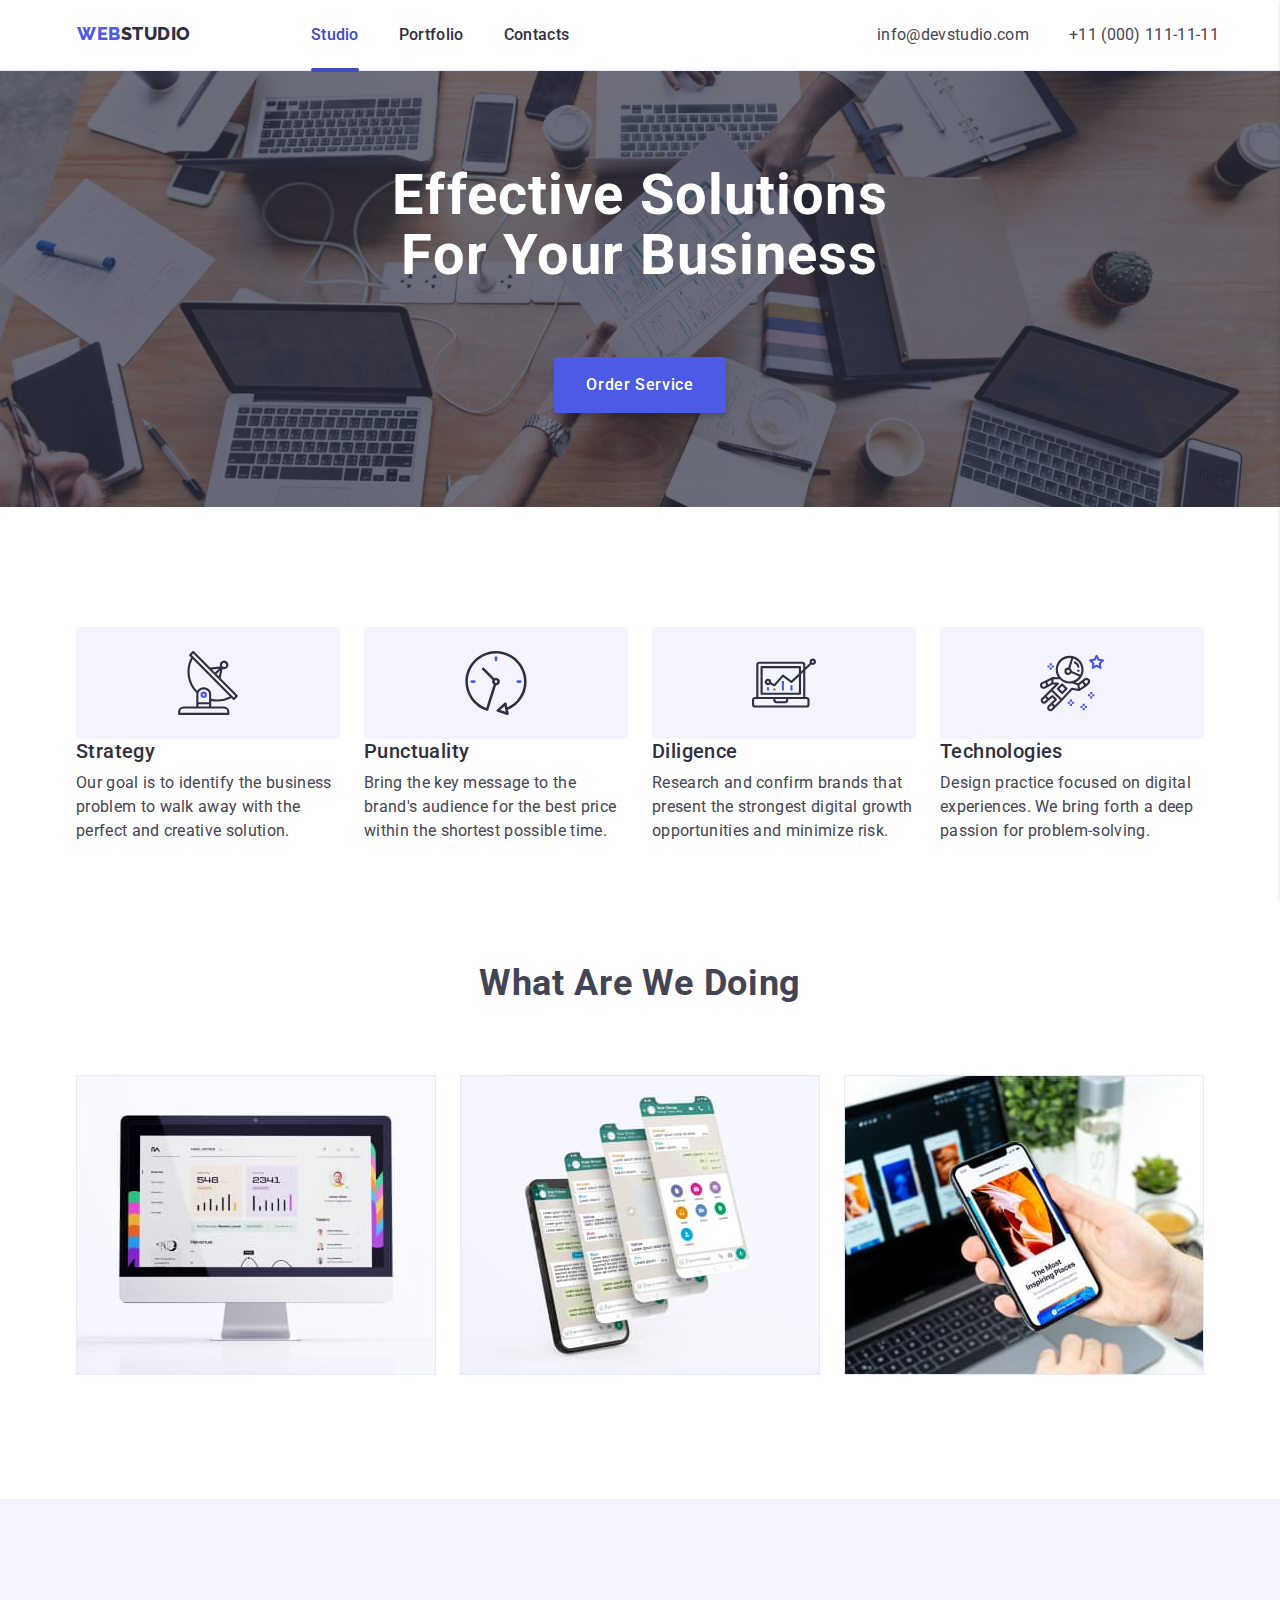
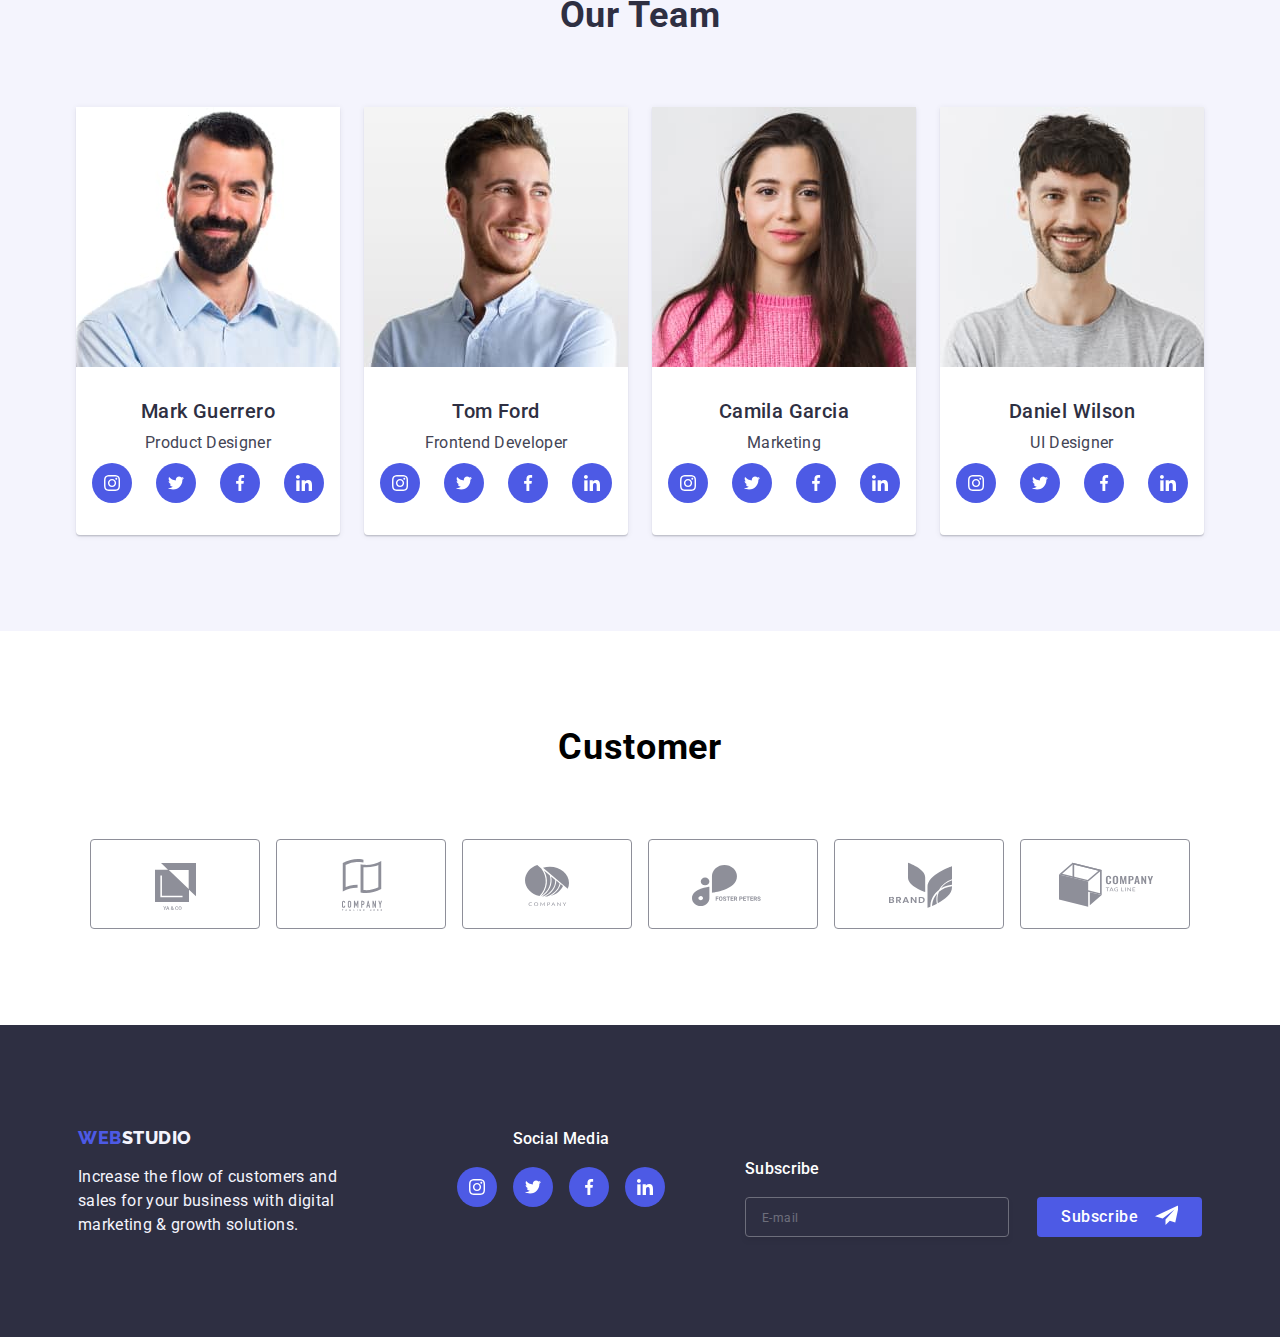
<file: index.html>
<!DOCTYPE html>
<html lang="en">
	<head>
    <title>Judielyn GO-IT-Markup Homework 7</title>
		<meta name="description" content="Judielyn GO-IT-Markup Homework 7">
		<meta charset="utf-8">
		<meta name="viewport" content="width=device-width, initial-scale=1.0">
		<link rel="stylesheet" href="css/styles.css">
		<link rel="preconnect" href="https://fonts.googleapis.com">
		<link rel="preconnect" href="https://fonts.gstatic.com" crossorigin>
		<link href="https://fonts.googleapis.com/css2?family=Raleway:wght@800&family=Roboto:wght@400;500;700&display=swap" rel="stylesheet">
		<link rel="stylesheet" href="https://cdnjs.cloudflare.com/ajax/libs/modern-normalize/2.0.0/modern-normalize.min.css" 
				integrity="sha512-4xo8blKMVCiXpTaLzQSLSw3KFOVPWhm/TRtuPVc4WG6kUgjH6J03IBuG7JZPkcWMxJ5huwaBpOpnwYElP/m6wg==" 
				crossorigin="anonymous" referrerpolicy="no-referrer">
	</head>
	<body>
		<header class="header">
			<div class="container main-header-container">
				<nav class="nav">
							<a href="index.html" class="logo">
								<span class="nav-logo">
									<span class="web">WEB</span><span class="studio">STUDIO</span>
								</span>
							</a>
					<ul class="nav-list list">
						<li class="nav-list-item">
							<a class="nav-list-item-link active" href="index.html" >Studio</a>
						</li>
						<li class="nav-list-item">
							<a class="nav-list-item-link" href="portfolio.html" >Portfolio</a>
						</li>
						<li class="nav-list-item">
							<a class="nav-list-item-link" href="goit-markup-hw-07/" >Contacts</a>
						</li>
					</ul>
				</nav>
				<button type="button" class="menu-toggle js-open-menu" aria-expanded="false" aria-controls="mobile-menu">
                    <svg width="24" height="24">
                        <use href="./icon.svg#menu"></use>
                    </svg>
                </button>
				<address class="address">
					<ul class="address-list list">
						<li class="address-list-item">
							<a class="address-list-item-link" href="mailto:info@devstudio.com" >info@devstudio.com</a>
						</li>
						<li class="address-list-item">
							<a class="address-list-item-link" href="tel:+11(000)111-11-11" >+11 (000) 111-11-11</a>
						</li>
					</ul>
				</address>
			</div>
		</header>
		<!--main section-->
		<main>
			<section class="hero">
				<div class="container hero-container">
					<h1 class="hero-heading"> Effective Solutions <br>
					for Your Business </h1>
					<button class="hero-cta" type="button" data-modal-open> Order Service</button>
				</div>
			</section>
			<!--feature-->
			<section class="feature">
				<div class= "container feature-container">
					<h2 hidden class="feature-header-text">Features</h2>
					<ul class="feature-list list">
						<li class="feature-list-item-container">
							<svg width="64" height="64" class="icon icon-feature" >
								<use href="./icon.svg#antenna"></use>
							</svg>
							<h3 class="feature-text">Strategy</h3>
							<p class="sub-feature-text"> Our goal is to identify the business problem to walk away with the perfect and creative solution. </p>
						</li>
						<li class="feature-list-item">
							<svg width="64" height="64" class="icon icon-feature">
								<use href="./icon.svg#clock"></use>
							</svg>
							<h3 class="feature-text">Punctuality</h3>
							<p class="sub-feature-text">Bring the key message to the brand's audience for the best price within the shortest possible time. </p>
						</li>
							<li class="feature-list-item">
								<svg width="64" height="64" class="icon icon-feature">
									<use href="./icon.svg#diagram"></use>
								</svg>
							<h3 class="feature-text">Diligence</h3>
							<p class="sub-feature-text">Research and confirm brands that present the strongest digital growth opportunities and minimize risk. </p>
						</li>
						<li class="feature-list-item">
							<svg width="64" height="64" class="icon icon-feature" >
								<use href="./icon.svg#astronaut"></use>
							</svg>
							<h3 class="feature-text">Technologies</h3>
							<p class="sub-feature-text">Design practice focused on digital experiences. We bring forth a deep passion for problem-solving.
							</p>
						</li>
					</ul>
				</div>
			</section>
			<!--section feature of product-->
			<section class="product">
				<div class="container product-container">
					<h2 class="product-header-text">What Are We Doing</h2>
					<ul class="product-list list">
						<li class="product-list-item">
							<img class="product-image1" src="images/feature1.jpg" alt="product 1">
						</li>
						<li class="product-list-item">
							<img class= "product-image2" src="images/feature2.jpg" alt="product 2">
						</li>
						<li class="product-list-item">
							<img class="product-image3" src="images/feature3.jpg" alt="product 3">
						</li>
					</ul>
				</div>
			</section>
			<!--section team-->
			<section class="team">
				<div class="container team-container">
					<h2 class="team-header-text-title">Our Team</h2>
					<ul class="team-list list">
						<li class="team-list-item">
							<img class="team-image1" src="images/team-image1.jpg" alt="Team Product Designer">
							<div class="team-item-details">
								<h3 class="team-header-name">Mark Guerrero</h3>
									<p class="team-item-position">Product Designer</p>
									<ul class="icon-team">
										<li class="team-social-media-icon">
										<a href="#" class="team-social-media-icon-link">
											<svg width="16" height="16">
												<use href="./icon.svg#instagram"></use>
											</svg>
										</a>
										</li>
										<li class="team-social-media-icon">
										<a href="#" class="team-social-media-icon-link">
											<svg width="16" height="16">
												<use href="./icon.svg#twitter"></use>
											</svg>
										</a>
										</li>
										<li class="team-social-media-icon">
										<a href="#" class="team-social-media-icon-link">
											<svg width="16" height="16">
												<use href="./icon.svg#facebook"></use>
											</svg>
										</a>
										</li>
										<li class="team-social-media-icon">
										<a href="#" class="team-social-media-icon-link">
											<svg width="16" height="16">
												<use href="./icon.svg#linkedin"></use>
											</svg>
										</a>
										</li>
									</ul>
						<li class="team-list-item">
							<img src="images/team-image2.jpg" alt="Team Frontend Developer">
							<div class="team-item-details">
								<h3 class="team-header-name">Tom Ford</h3>
								<p class="team-item-position">Frontend Developer</p>
								<ul class="icon-team">
									<li class="team-social-media-icon">
									<a href="#" class="team-social-media-icon-link">
										<svg width="16" height="16">
											<use href="./icon.svg#instagram"></use>
										</svg>
									</a>
									</li>
									<li class="team-social-media-icon">
									<a href="#" class="team-social-media-icon-link">
										<svg width="16" height="16">
											<use href="./icon.svg#twitter"></use>
										</svg>
									</a>
									</li>
									<li class="team-social-media-icon">
									<a href="#" class="team-social-media-icon-link">
										<svg width="16" height="16">
											<use href="./icon.svg#facebook"></use>
										</svg>
									</a>
									</li>
									<li class="team-social-media-icon">
									<a href="#" class="team-social-media-icon-link">
										<svg width="16" height="16">
											<use href="./icon.svg#linkedin"></use>
										</svg>
									</a>
									</li>
								</ul>
							</div>
						</li>
						<li class="team-list-item">
							<img src="images/team-image3.jpg" alt="Team Marketing">
							<div class="team-item-details">
								<h3 class="team-header-name">Camila Garcia</h3>
									<p class="team-item-position">Marketing</p>
									<ul class="icon-team">
										<li class="team-social-media-icon">
										<a href="#" class="team-social-media-icon-link">
											<svg width="16" height="16">
												<use href="./icon.svg#instagram"></use>
											</svg>
										</a>
										</li>
										<li class="team-social-media-icon">
										<a href="#" class="team-social-media-icon-link">
											<svg width="16" height="16">
												<use href="./icon.svg#twitter"></use>
											</svg>
										</a>
										</li>
										<li class="team-social-media-icon">
										<a href="#" class="team-social-media-icon-link">
											<svg width="16" height="16">
												<use href="./icon.svg#facebook"></use>
											</svg>
										</a>
										</li>
										<li class="team-social-media-icon">
										<a href="#" class="team-social-media-icon-link">
											<svg width="16" height="16">
												<use href="./icon.svg#linkedin"></use>
											</svg>
										</a>
										</li>
									</ul>
							</div>
						</li>
						<li class="team-list-item">
							<img src="images/team-image4.jpg" alt="Team UI Designer">
							<div class="team-item-details">
								<h3 class="team-header-name">Daniel Wilson</h3>
									<p class="team-item-position">UI Designer</p>
									<ul class="icon-team">
										<li class="team-social-media-icon">
										<a href="#" class="team-social-media-icon-link">
											<svg width="16" height="16">
												<use href="./icon.svg#instagram"></use>
											</svg>
										</a>
										</li>
										<li class="team-social-media-icon">
										<a href="#" class="team-social-media-icon-link">
											<svg width="16" height="16">
												<use href="./icon.svg#twitter"></use>
											</svg>
										</a>
										</li>
										<li class="team-social-media-icon">
										<a href="#" class="team-social-media-icon-link">
											<svg width="16" height="16">
												<use href="./icon.svg#facebook"></use>
											</svg>
										</a>
										</li>
										<li class="team-social-media-icon">
										<a href="#" class="team-social-media-icon-link">
											<svg width="16" height="16">
												<use href="./icon.svg#linkedin"></use>
											</svg>
										</a>
										</li>
									</ul>
							</div>
						</li>
					</ul>
				</div>
			</section>
			<!-- customer  section -->
			<section class="customer">
				<div class="container customer-container">
					<h2 class="customer-header-title"> Customer </h2>
					<ul class="customer-list list">
						<li class="customer-list-item">
							<a href="#" class="customer-list-icon-link">
								<svg class="customer-icon" width="168" height="88">
									<use href="./icon.svg#client1"></use>
								</svg>
							</a>
						</li>
						<li class="customer-list-item">
							<a href="#" class="customer-list-icon-link">
								<svg class="customer-icon" width="168" height="88">
									<use href="./icon.svg#client2"></use>
								</svg>
							</a>
						</li>
						<li class="customer-list-item">
							<a href="#" class="customer-list-icon-link">
								<svg class="customer-icon" width="168" height="88">
									<use href="./icon.svg#client3"></use>
								</svg>
							</a>
						</li>
						<li class="customer-list-item">
							<a href="#" class="customer-list-icon-link">
								<svg class="customer-icon" width="168" height="88">
									<use href="./icon.svg#client4"></use>
								</svg>
							</a>
						</li>
						<li class="customer-list-item">
							<a href="#" class="customer-list-icon-link">
								<svg class="customer-icon" width="168" height="88">
									<use href="./icon.svg#client5"></use>
								</svg>
							</a>
						</li>
						<li class="customer-list-item">
							<a href="#" class="customer-list-icon-link">
							<svg class="customer-icon" width="168" height="88">
								<use href="./icon.svg#client6"></use>
							</svg>
							</a>
						</li>
					</ul>
				</div>
			</section>
		</main>	
		<!--footer section-->
		<footer class="footer">
			<div class="container footer-container">
					<div class="footer-details">
						<a href="index.html"></a>
						<span class="span-web">WEB</span><span class="span-studio">STUDIO</span>
						</a>
						<p class="footer-text">
							Increase the flow of customers and <br>
							sales for your business with digital <br>
							marketing & growth solutions.
						</p>
					</div>
					<div class="footer-social-links">
						<h2 class="social-media"> Social Media </h2>
						<ul class="footer-social-media-list list ">
							<li class="footer-social-media-item">
								<a href="#" class="footer-social-media-icon-link">
									<svg class="footer-social-icon" width="24" height="24">
										<use href="./icon.svg#instagram"></use>
									</svg>
								</a>
							</li>
							<li class="footer-social-media-icon">
								<a href="#" class="footer-social-media-icon-link">
									<svg  class="footer-social-icon"width="24" height="24">
										<use href="./icon.svg#twitter"></use>
									</svg>
								</a>
								</li>
								<li class="footer-social-media-icon">
								<a href="#" class="footer-social-media-icon-link">
									<svg class="footer-social-icon" width="24" height="24">
										<use href="./icon.svg#facebook"></use>
									</svg>
								</a>
								</li>
								<li class="footer-social-media-icon">
								<a href="#" class="footer-social-media-icon-link">
									<svg class="footer-social-icon" width="24" height="24">
										<use href="./icon.svg#linkedin"></use>
								</svg>
							</a>
						</li>
					</ul>
				</div>
				<!-- subscribe button -->
				<div class="footer-subscribe">
					<p class="subscriber-text"> Subscribe </p>
						<form class="subscriber-form">
							<div class="subscriber-field">
								<label class="footer-form-field">
									<input class="footer-form-input" type="email" name="user-email" placeholder="E-mail" required>
								</label>
								<button class="button button-subscriber" type="submit"> 
									<span> Subscribe </span>
									<svg width="24" height="24" class="subscriber-icon">
										<use href="./icon.svg#paper-plane"></use>
									</svg>
								</button>
							</div>
						</form>
					</div>
				</div>
			</div>
		</footer>
		
		<div class="menu-container js-menu-container" id="mobile-menu">
        <button class="menu-toggle js-close-menu">
            <svg class= width="24" height="24">
                <use href="./icon.svg#icon-close"></use>
            </svg>
        </button>

        <ul class="mobile-menu">
            <li class="nav-list-item">
                <a class="active" href="index.html">Studio</a>
            </li>
            <li class="nav-list-item">
				<a href="portfolio.html" >Portfolio</a>
            </li>
            <li class="nav-list-item">
                <a href="goit-markup-hw-07/" >Contacts</a>
            </li>
        </ul>

        <div class="menu-footer">
            <address class="address">
                <a href="tel:+11 (000) 111-11-11">+11 (000) 111-11-11</a>
                <a href="mailto:info@devstudio.com">info@devstudio.com</a>
            </address>

            <ul class="footer-social-media-list list">
                <li class= "footer-social-media-icon">
                    <a href="#" class="footer-social-media-icon-link" >
                        <svg width="16" height="16">
                            <use href="./icon.svg#instagram"></use>
                        </svg>
                    </a>
                </li>
                <li class= "footer-social-media-icon" >
                    <a href="#" class="footer-social-media-icon-link" >
                        <svg width="16" height="16">
                            <use href="./icon.svg#twitter"></use>
                        </svg>
                    </a>
                </li>
                <li class= "footer-social-media-icon" >
                    <a href="#" class="footer-social-media-icon-link">
                        <svg width="16" height="16">
                            <use href="./icon.svg#facebook"></use>
                        </svg>
                    </a>
                </li>
                <li class= "footer-social-media-icon" >
                    <a href="#"  class="footer-social-media-icon-link">
                        <svg width="16" height="16">
                            <use href="./icon.svg#linkedin"></use>
                        </svg>
                    </a>
                </li>
            </ul>
        </div>
    </div>
		<!-- modal -->
		<div class="modal is-hidden" data-modal>
			<div class="modal-content">
				<button type="button" class="modal-close" data-modal-close>
					<svg class="modal-close-icon" width="8" height="8">
					<use href="./icon.svg#icon-close"></use>
					</svg>
				</button>
					<h2 class="user-contact-heading"> Leave your contacts and we will call you back </h2>
					<!-- name -->
					<form class="user-contact">
						<label class="user-contact-field">
							<span class="user-contact-label">Name</span>
						<input class="user-contact-input" type="text" name="full_name" required >
						<svg class="user-contact-field-icon" width="18" height="18" >
							<use href="./icon.svg#icon-name"></use>
						</svg>
					</label>
						<!-- phone -->
						<label class="user-contact-field">
							<span class="user-contact-label">Phone</span>
							<input class="user-contact-input" type="tel" name="user-phone" required />
							<svg class="user-contact-field-icon" width="18" height="24" >
								<use href="./icon.svg#icon-phone"> </use>
							</svg>
						</label>
					<!-- email -->
					<label class="user-contact-field">
					<span class="user-contact-label">Email</span>
					<input class="user-contact-input" type="email" name="user-email" required>
					<svg class="user-contact-field-icon">
						<use href="./icon.svg#icon-email"></use>
					</svg>
					</label>
					<!-- comment -->
					<label class="user-contact-field user-contact-comment">
						<span class="user-contact-label">Comment</span>
						<textarea
							class="user-contact-textarea" 
							name="user-feedback" 
							rows="8" 
							placeholder="Text input"
						></textarea>
					</label>
					<!-- terms and policy -->
					<label class="user-contact-field user-contact-checkbox">
						<input 
							class="user-contact-input-checkbox visually-hidden" 
							type="checkbox"
							name="user-terms" 
						/>
						<svg class="user-contact-field-checkmark visually">
							<use href="./icon.svg#icon-checkbox"></use>
						</svg>
						<span class="form-text">I accept the terms and conditions of the
							<a class="form-terms">Privacy Policy</a></span>
						</label>
						<!-- form button -->
						<button class="button user-contact-submit" type="submit">Send</button>
					</form>
			</div>
			</div>
		</div>
<!-- 
		    <!-- AOS SCRIPTS -->
			<!-- <script src="https://unpkg.com/aos@2.3.1/dist/aos.js"></script> -->

			<!-- INITIALIZE AOS -->
			<!-- <script>
			  AOS.init();
			</script>








		<!-- MODAL SCRIPT -->
		<script src="./js/modal.js"></script> 
		<script src="./js/mobile-menu.js"></script>

	</body>
</html>
</file>
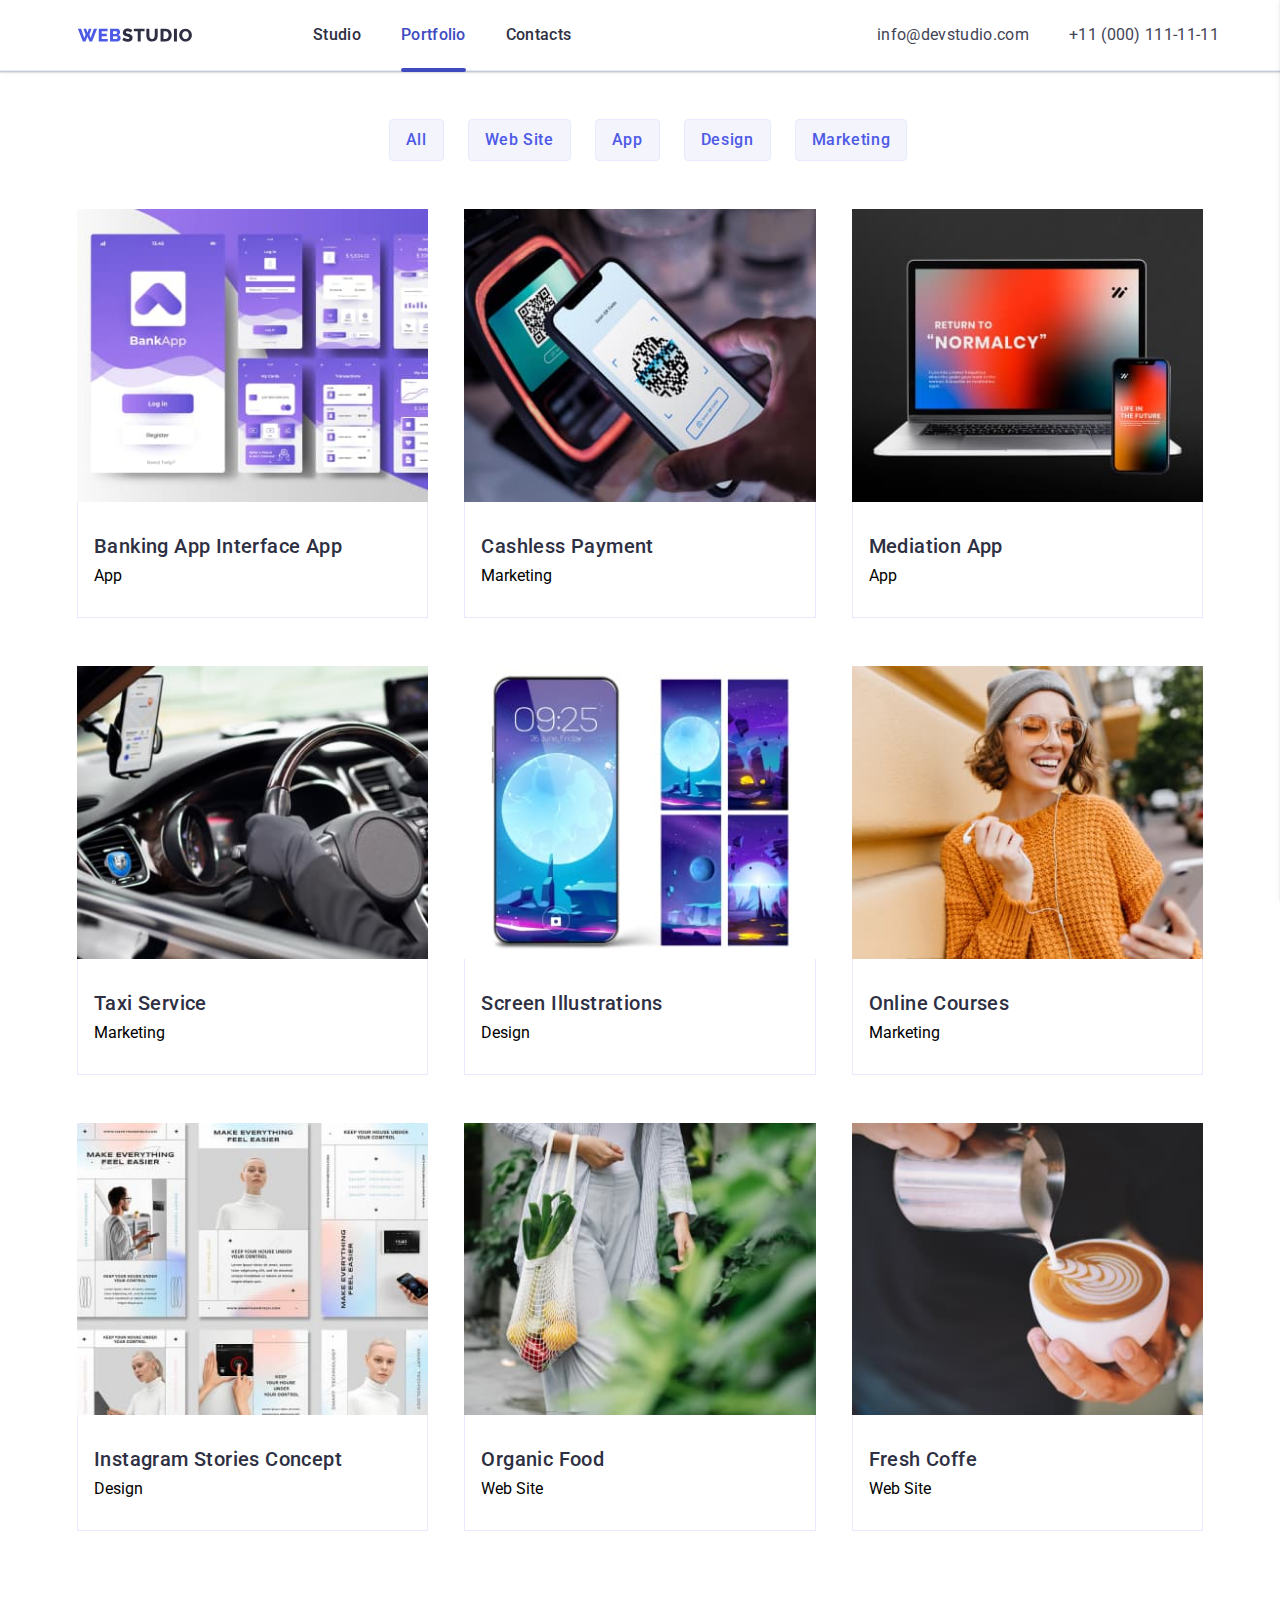
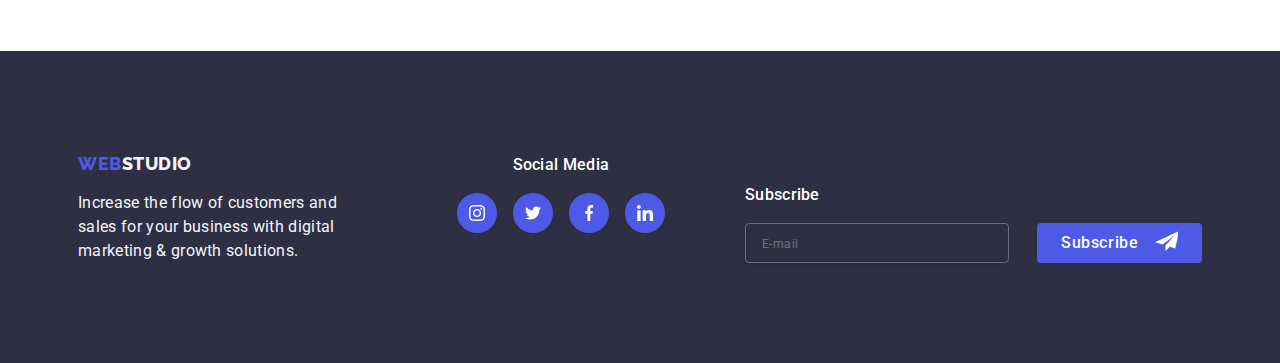
<file: portfolio.html>
<!DOCTYPE html>
<html lang="en">
	<head>
    <title>Judielyn GO-IT-Markup Homework 7 </title>
		<meta name="description" content="Judielyn GO-IT-Markup Homework 7">
		<meta charset="utf-8">
        <meta name="viewport" content="width=device-width, initial-scale=1.0">
        <link rel="stylesheet" href="css/styles.css">
        <link rel="preconnect" href="https://fonts.googleapis.com">
        <link rel="preconnect" href="https://fonts.gstatic.com" crossorigin>
        <link href="https://fonts.googleapis.com/css2?family=Raleway:wght@800&family=Roboto:wght@400;500;700&display=swap" rel="stylesheet">
        <link rel="stylesheet" href="https://cdnjs.cloudflare.com/ajax/libs/modern-normalize/2.0.0/modern-normalize.min.css" 
				integrity="sha512-4xo8blKMVCiXpTaLzQSLSw3KFOVPWhm/TRtuPVc4WG6kUgjH6J03IBuG7JZPkcWMxJ5huwaBpOpnwYElP/m6wg==" 
				crossorigin="anonymous" referrerpolicy="no-referrer">
    </head>
	<body>
		<header class="header">
            <div class="container main-header-container">
                <nav class="nav">
                    <a href="portfolio.html">
                        <img class="nav-logo" src="images/logo.svg" alt="Logo">
                    </a>
                    <ul class="nav-list list">
                        <li class="nav-list-item">
                            <a class="nav-list-item-link" href="index.html" >Studio</a>
                        </li>
                        <li class="nav-list-item">
                            <a class="nav-list-item-link active" href="portfolio.html" >Portfolio</a>
                        </li>
                        <li class="nav-list-item">
                            <a class="nav-list-item-link" href="goit-markup-hw-07/" >Contacts</a>
                    </li>
                </ul>
            </nav>
            <button type="button" class="menu-toggle js-open-menu" aria-expanded="false" aria-controls="mobile-menu">
                <svg width="24" height="24">
                    <use href="./icon.svg#menu"></use>
                </svg>
            </button>
                <address class="address">
                    <ul class="address-list list">
                        <li class="address-list-item">
                            <a class="address-list-item-link" href="mailto:info@devstudio.com" >info@devstudio.com</a>
                        </li>
                        <li class="address-list-item">
                            <a class="address-list-item-link" href="tel:+11(000)111-11-11" >+11 (000) 111-11-11</a>
                        </li>
                    </ul>
                </address>
            </div>
		</header>
		<!--main section-->
		<main>
            <!--Filters-->
            <section class="section portfolio">
                <div class="container portfolio-container">
                    <h2 class="section-portfolio-header-text" hidden>"Portfolio Filter"</h2>
                    <ul class="portfolio-projects-list list">
                        <li class="portfolio-list-item"><button class="portfolio-item-button" type="button" >All</button></li>
                        <li class="portfolio-list-item"><button class="portfolio-item-button" type="button" >Web Site</button></li>
                        <li class="portfolio-list-item"><button class="portfolio-item-button" type="button" >App</button></li>
                        <li class="portfolio-list-item"><button class="portfolio-item-button" type="button" >Design</button></li>
                        <li class="portfolio-list-item"><button class="portfolio-item-button" type="button" >Marketing</button></li>
                    </ul>
                </div>
            </section>
            <!--Section rows project1  cards-->
            <section class="section project">
                <div class="container project-container">
                    <h2 class="section-project1-header-text" hidden>Project1 Lists</h2>
                    <ul class = "section-projects-list list">
                        <li class="section-project-list-item">
                            <div class="list-item-container">
                                <div class="container-figure-wrapper">
                                    <figure class="our-projects-figure">
                                        <figcaption class="our-projects-figure-caption">
                                            14 Stylish and User-Friendly App Design Concepts · Task Manager App · Calorie Tracker App · Exotic Fruit Ecommerce App · Cloud Storage App
                                        </figcaption>
                                        <img class="section-image-project-row-card" src="images/row1-project-card1.jpg" alt="Banking App Interface App">
                                    </figure>
                                </div>
                            </div>
                            <div class="project-item-details">
                                <h3 class="section-project-header-text" >Banking App Interface App</h3>
                                <p class="sub-section-project-header-text">App</p>
                            </div>
                        </li>
                        <li class="section-project-list-item">
                            <div class="container-figure-wrapper">
                            <figure class="our-projects-figure">
                                <figcaption class="our-projects-figure-caption">
                                    14 Stylish and User-Friendly App Design Concepts · Task Manager App · Calorie Tracker App · Exotic Fruit Ecommerce App · Cloud Storage App
                                </figcaption>
                                <img class="section-image-project-row-card" src="images/row1-project-card2.jpg" alt="Cashless Payment">
                            </figure>
                            </div>
                            <div class="project-item-details">
                                <h3 class="section-project-header-text">Cashless Payment</h3>
                                <p class="sub-section-project-header-text">Marketing</p>
                            </div>
                        </li>
                        <li class="section-project-list-item">
                            <div class="container-figure-wrapper">
                                <figure class="our-projects-figure">
                                    <figcaption class="our-projects-figure-caption">
                                        14 Stylish and User-Friendly App Design Concepts · Task Manager App · Calorie Tracker App · Exotic Fruit Ecommerce App · Cloud Storage App
                                    </figcaption>
                                    <img class="section-image-project-row-card" src="images/row1-project-card3.jpg" alt="Mediation App">
                                </figure>
                            </div>
                            <div class="project-item-details">
                                <h3 class="section-project-header-text">Mediation App</h3>
                                <p class= "sub-section-project-header-text">App</p>
                            </div>
                    </li>
                    <li class="section-project-list-item">
                        <div class="container-figure-wrapper">
                        <figure class="our-projects-figure">
                            <figcaption class="our-projects-figure-caption">
                                14 Stylish and User-Friendly App Design Concepts · Task Manager App · Calorie Tracker App · Exotic Fruit Ecommerce App · Cloud Storage App
                            </figcaption>
                            <img class="section-image-project-row-card" src="images/row2-project-card1.jpg" alt="Taxi Service">
                        </figure>
                        </div>
                        <div class="project-item-details">
                            <h3 class="section-project-header-text">Taxi Service</h3>
                            <p class="sub-section-project-header-text">Marketing</p>
                        </div>
                    </li>
                    <li class="section-project-list-item">
                        <div class="container-figure-wrapper">
                        <figure class="our-projects-figure">
                            <figcaption class="our-projects-figure-caption">
                                14 Stylish and User-Friendly App Design Concepts · Task Manager App · Calorie Tracker App · Exotic Fruit Ecommerce App · Cloud Storage App
                            </figcaption>
                            <img class="section-image-project-row-card" src="images/row2-project-card2.jpg" alt="Screen Illustrations">
                        </figure>
                        </div>
                        <div class="project-item-details">
                            <h3 class="section-project-header-text">Screen Illustrations</h3>
                            <p class="sub-section-project-header-text">Design</p>
                        </div>
                    </li>
                    <li class="section-project-list-item">
                        <div class="container-figure-wrapper">
                        <figure class="our-projects-figure">
                            <figcaption class="our-projects-figure-caption">
                                14 Stylish and User-Friendly App Design Concepts · Task Manager App · Calorie Tracker App · Exotic Fruit Ecommerce App · Cloud Storage App
                            </figcaption>
                            <img class="section-image-project-row-card" src="images/row2-project-card3.jpg" alt="Online Courses">
                        </figure>
                    </div>
                        <div class="project-item-details">
                            <h3 class="section-project-header-text">Online Courses</h3>
                            <p class="sub-section-project-header-text">Marketing</p>
                        </div>
                    </li>
                    <li class="section-project-list-item">
                        <div class="container-figure-wrapper">
                        <figure class="our-projects-figure">
                            <figcaption class="our-projects-figure-caption">
                                14 Stylish and User-Friendly App Design Concepts · Task Manager App · Calorie Tracker App · Exotic Fruit Ecommerce App · Cloud Storage App
                            </figcaption>
                            <img class="section-image-project-row-card" src="images/row3-project-card1.jpg" alt="Instagram Stories Concept">
                        </figure>
                        </div>
                        <div class="project-item-details">
                            <h3 class="section-project-header-text">Instagram Stories Concept</h3>
                            <p class="sub-section-project-header-text">Design</p>
                        </div>  
                    </li>
                    <li class="section-project-list-item">
                        <div class="container-figure-wrapper">
                        <figure class="our-projects-figure">
                            <figcaption class="our-projects-figure-caption">
                                14 Stylish and User-Friendly App Design Concepts · Task Manager App · Calorie Tracker App · Exotic Fruit Ecommerce App · Cloud Storage App
                            </figcaption>
                            <img class="section-image-project-row-card" src="images/row3-project-card2.jpg" alt="Organic Food">
                        </figure>
                        </div>
                        <div class="project-item-details">
                            <h3 class="section-project-header-text">Organic Food</h3>
                            <p class="sub-section-project-header-text">Web Site</p>
                        </div>
                    </li>
                    <li class="section-project-list-item">
                        <div class="container-figure-wrapper">
                        <figure class="our-projects-figure">
                            <figcaption class="our-projects-figure-caption">
                                14 Stylish and User-Friendly App Design Concepts · Task Manager App · Calorie Tracker App · Exotic Fruit Ecommerce App · Cloud Storage App
                            </figcaption>
                            <img class="section-image-project-row-card" src="images/row3-project-card3.jpg" alt="Fresh Coffe">
                        </figure>
                        </div>
                        <div class="project-item-details">
                            <h3 class="section-project-header-text">Fresh Coffe</h3>
                            <p class="sub-section-project-header-text">Web Site</p>
                        </div>
                    </li>
                    </ul>
                </div>
            </section>
            <!--Section rows project2  cards-->
            <section class="section projects2">
                <div class="container project2-container">
                    <h2 class="section-project2-header-text" hidden>Project2 Lists</h2>
                    <ul class = "section-projects-list list">
                    </ul>
                </div>
            </section>
        <!--Section rows project3  cards-->
        <section class="section projects3">
            <div class="container project3-container">
                <h2 class="section-project3-header-text" hidden>Project3 Lists</h2>
                <ul class = "section-projects-list list project3">
                
                </ul>
            </div>
        </section>
	</main>	
	<!--footer section-->
    <footer class="footer">
        <div class="container footer-container">
                <div class="footer-details">
                    <a href="index.html"></a>
                    <span class="span-web">WEB</span><span class="span-studio">STUDIO</span>
                    </a>
                    <p class="footer-text">
                        Increase the flow of customers and <br>
                        sales for your business with digital <br>
                        marketing & growth solutions.
                    </p>
                </div>
                <div class="footer-social-links">
                    <h2 class="social-media"> Social Media </h2>
                    <ul class="footer-social-media-list list ">
                        <li class="footer-social-media-item">
                            <a href="#" class="footer-social-media-icon-link">
                                <svg class="footer-social-icon" width="24" height="24">
                                    <use href="./icon.svg#instagram"></use>
                                </svg>
                            </a>
                        </li>
                        <li class="footer-social-media-icon">
                            <a href="#" class="footer-social-media-icon-link">
                                <svg  class="footer-social-icon"width="24" height="24">
                                    <use href="./icon.svg#twitter"></use>
                                </svg>
                            </a>
                            </li>
                            <li class="footer-social-media-icon">
                            <a href="#" class="footer-social-media-icon-link">
                                <svg class="footer-social-icon" width="24" height="24">
                                    <use href="./icon.svg#facebook"></use>
                                </svg>
                            </a>
                            </li>
                            <li class="footer-social-media-icon">
                            <a href="#" class="footer-social-media-icon-link">
                                <svg class="footer-social-icon" width="24" height="24">
                                    <use href="./icon.svg#linkedin"></use>
                                </svg>
                            </a>
                        </li>
                    </ul>
                </div>
                <div class="footer-subscribe">
					<p class="subscriber-text"> Subscribe </p>
						<form class="subscriber-form">
							<div class="subscriber-field">
								<label class="footer-form-field">
									<input class="footer-form-input" type="email" name="user-email" placeholder="E-mail" required>
								</label>
								<button class="button button-subscriber" type="submit">
									Subscribe
									<svg width="24" height="24" class="subscriber-icon">
										<use href="./icon.svg#paper-plane"></use>
									</svg>
								</button>
							</div>
						</form>
					</div>
				</div>
            </div>
        </footer>

        <div class="menu-container js-menu-container" id="mobile-menu">
            <button class="menu-toggle js-close-menu">
                <svg class= width="24" height="24">
                    <use href="./icon.svg#icon-close"></use>
                </svg>
            </button>
    
            <ul class="mobile-menu">
                <li class="nav-list-item">
                    <a href="index.html">Studio</a>
                </li>
                <li class="nav-list-item">
                    <a class="active" href="portfolio.html" >Portfolio</a>
                </li>
                <li class="nav-list-item">
                    <a href="goit-markup-hw-07/" >Contacts</a>
                </li>
            </ul>
    
            <div class="menu-footer">
                <address class="address">
                    <a href="tel:+11 (000) 111-11-11">+11 (000) 111-11-11</a>
                    <a href="mailto:info@devstudio.com">info@devstudio.com</a>
                </address>
    
                <ul class="footer-social-media-list list">
                    <li class= "footer-social-media-icon">
                        <a href="#" class="footer-social-media-icon-link" >
                            <svg width="16" height="16">
                                <use href="./icon.svg#instagram"></use>
                            </svg>
                        </a>
                    </li>
                    <li class= "footer-social-media-icon" >
                        <a href="#" class="footer-social-media-icon-link" >
                            <svg width="16" height="16">
                                <use href="./icon.svg#twitter"></use>
                            </svg>
                        </a>
                    </li>
                    <li class= "footer-social-media-icon" >
                        <a href="#" class="footer-social-media-icon-link">
                            <svg width="16" height="16">
                                <use href="./icon.svg#facebook"></use>
                            </svg>
                        </a>
                    </li>
                    <li class= "footer-social-media-icon" >
                        <a href="#"  class="footer-social-media-icon-link">
                            <svg width="16" height="16">
                                <use href="./icon.svg#linkedin"></use>
                            </svg>
                        </a>
                    </li>
                </ul>
            </div>
        </div>

        <div class="modal is-hidden" data-modal>
			<div class="modal-content">
				<button type="button" class="modal-close" data-modal-close>
					<svg class="modal-close-icon" width="8" height="8">
					<use href="./icon.svg#icon-close"></use>
					</svg>
				</button>
			</div>
		</div>
		<!-- MODAL SCRIPT -->
		<!-- <script src="./js/modal.js"></script> -->
        <script src="./js/mobile-menu.js"></script>

	</body>
</html>
</file>
<file: css/styles.css>
* {
    margin: 0;
    padding: 0;
    box-sizing: border-box;
}
body {
    font-family: "Roboto", sans-serif;
    background-color: rgba(255, 255, 255, 1);
}
ul {
    list-style: none;
}
a {
    text-decoration: none;
}
button {
    font-family: inherit;
    border: unset;
    outline: none;
    cursor: pointer;
}
address {
    font-size: normal;
} 
input {
    font-family: inherit;
}
img {
    display: block;
    width: 100%;
    max-width: 100%;
    max-inline-size: 100%;
    max-block-size: 100%;
}
figure{
    margin: 0px;
}
:root {
--iris: #4D5AE5;
--ocean: #404BBF;
--navy-blue: #2E2F42;
--green: #31D0AA;
--slate: #434455;
--light-slate: #8E8F99;
--cornflower: #E7E9FC;
--cloud: #F4F4FD;
--navy-blue-modal: rgba(46, 47, 66, 0.49);
--grey :#2E2F42;
--white :#FFFFFF;
--dairy :#FCFCFC;
--transition-duration : 250ms;
}

.container {
    /* max-width: 1200px;
    margin: 0 auto; */
    max-width: 428px;
    /* padding-left: 15px;
    padding-right: 15px; */
    margin-left: auto;
    margin-right: auto;
}
.header {
    border-bottom: 1px solid var(--cornflower);
    background: var(--white);
    box-shadow: 0px 1px 6px 0px rgba(46, 47, 66, 0.08), 
                            0px 1px 1px 0px rgba(46, 47, 66, 0.16), 
                            0px 2px 1px 0px rgba(46, 47, 66, 0.08);
}
.main-header-container {
    display: flex;
    align-items: center;
    justify-content: space-between;
    height: 70px;
    padding-left: 16px;
    position: relative;

}
.nav-logo {
    font-family: "Raleway";
    font-size: 18px;
    font-weight: 800;
    letter-spacing: 0.54px;
}
.web {
    color: var(--iris);
}
.studio {
    color: var(--navy-blue);
}
.nav-list-item-link {
    display: none;
}
.address-list-item-link {
    display: none;
}
.hero {
    background: var(--grey);
    padding: 112px 0;
    background-image: linear-gradient(rgba(46, 47, 66, 0.7), rgba(46, 47, 66, 0.7)), url(../images/hero-bg-mobile.jpg);
    background-repeat: no-repeat;
    background-position: center;
    background-size: cover;
    overflow: hidden;
    height: 432px;
    align-items: center;
    display: flex;
    width: 100%;
}
.hero-heading {
    color: var(--white);
    text-align: center;
    font-size: 36px;
    line-height: 1.11111em;
    letter-spacing: 0.72px;
    text-transform: capitalize;
    margin-bottom: 72px;
    padding-left: 54px;
    padding-right: 54px;
}
.hero-cta {
    border-radius: 4px;
    background: var(--iris);
    color: var(--white);
    box-shadow: 0px 4px 4px 0px rgba(0, 0, 0, 0.15);    
    font-size: 16px;
    font-weight: 500;
    line-height: 1.5em;
    letter-spacing: 0.64px;
    padding: 16px 32px;
    gap: 10px;
    display: flex;
    justify-content: center;
    align-items: center;
    margin: 0 auto;
}
.modal {
    position: fixed;
    display: flex;
    align-items: center;
    justify-content: center;
    height: 100%;
    width: 100%;
    top: 0px;
    left: 0px; 
    pointer-events: auto;
    opacity: 1; /* visible */
    transition-property: visibility, opacity;
    transition-duration: var(--transition-duration);
    transform: none;
    background: var(--navy-blue-modal);
}
.modal.is-hidden{
    visibility: hidden;
    opacity: 0; /* if hidden*/
    pointer-events: none;
}
.modal.is-hidden .modal-content{
    transform: translateY(-20px) cubic-bezier(0.4, 0, 0.2, 1);;
    transform: scale(0.5) cubic-bezier(0.4, 0, 0.2, 1);;
}
.modal-content {
    position: relative;
    width: 408px;
    padding: 24px;
    border-radius: 4px;
    background: var(--dairy);
    box-shadow: 0px 2px 1px 0px rgba(0, 0, 0, 0.20), 
                0px 1px 3px 0px rgba(0, 0, 0, 0.12), 
                0px 1px 1px 0px rgba(0, 0, 0, 0.14);
    transform: none;
    transition: transform var(--transition-duration) cubic-bezier(0.4, 0, 0.2, 1);
    /* width: 100%; */
}
.modal-close {
    display: block;
    width: 24px;
    height: 24px; 
    margin-left: auto;
    color: var(--navyblue);
    background-color: var(--cornflower);
    border-radius: 50%;
    cursor: pointer;
    border: 1px solid rgba(142, 143, 153, .5);
    transition: background-color 250ms cubic-bezier(0.4, 0, 0.2, 1),
                        border-color 250ms cubic-bezier(0.4, 0, 0.2, 1),
                        color 250ms cubic-bezier(0.4, 0, 0.2, 1);
}
.modal-close-icon {
    stroke: 1px solid rgba(0, 0, 0, 0.10);
    width: 8px;
    height: 8px;
    transition: stroke 250ms cubic-bezier(0.4, 0, 0.2, 1);
}
.modal-close:hover,
.modal-close:focus {
background-color: var(--ocean);
border-color: var(--ocean);
color: var(--cloud);
stroke-width: 1px;
border-color: transparent;
fill: var(--white);
}
/* Modal Form*/
.user-contact-heading {
    color: var(--navy-blue);
    text-align: center;
    font-size: 16px;
    font-style: normal;
    font-weight: 500;
    line-height: 1.5em;
    letter-spacing: 0.32px;
    margin-top: 24px;
    margin-bottom: 34px;
}
.user-contact {
    margin-top: 12px;
}
.user-contact-field {
    margin-top: 16px;
    display: block;
    position: relative;
    padding-bottom: 8px;
    color: var(--white);
}
.user-contact-label {
    position: absolute;
    bottom: calc(100% + 4px);
    font-size: 12px;
    color: var(--light-slate);
    font-weight: 400;
    line-height: 14px;
    letter-spacing: 0.48px;
}
.user-contact input,
.user-contact textarea
{
    display: block;
    width: 100%;
    margin-top: 4px;
    padding: 11px 12px;
    border-radius: 4px;
    border: 1px solid rgba(33,33,33,0.2);
    font-size: 12px;
    font-style: normal;
    font-weight: 400;
    line-height: 1.16667em;
    letter-spacing: 0.48px;
    color: var(--navy-blue);
}
.user-contact input{
    padding-left: 42px;
}
.user-contact textarea{
    resize: none;
    width: 100%;
    height: 150px;
    padding-left: 16px;
}
.user-contact input:focus,
.user-contact textarea:focus,
.user-contact input:hover,
.user-contact textarea:hover
{
    border-color: var(--iris);
    outline: 0;
    transition: border-color 250ms cubic-bezier(0.4, 0, 0.2, 1);
}
/* .user-contact input:hover + svg, */
/* .user-contact input:focus + svg  */
.user-contact-input:hover + .user-contact-field-icon,
.user-contact-input:focus + .user-contact-field-icon {
    fill: var(--iris);
    stroke: var(--white);
    transition: fill 250ms cubic-bezier(0.4, 0, 0.2, 1);
}
label.user-contact-checkbox{
    display: flex;
    margin-top: 16px;
    font-size: 14px;
    line-height: 24px;
    letter-spacing: 0.42px;
    stroke-width: 1px;
    stroke: var(--navy-blue-modal);
    padding-bottom: 0;
    color: var(--white);
}
.user-contact-checkbox input{
    appearance: none;
    width: 0;
    height: 0;
    margin: 0;
    padding: 0;
    border: 0;
}
.user-contact-range input{
    width: 100%;
}
.user-contact-field-icon{
    width: 18px;
    height: 18px;
    position: absolute;
    left: 12px;
    top: 40%;
    transform: translateY(-50%);
}
.user-contact-field-checkmark {
    width: 16px;
    height: 16px;
    border: 1px solid var(--navy-blue-modal);
    stroke-width: 1px;
    border-radius: 2px; 
    margin-right: 8px;
    fill: currentColor;
    background-color: var(--white);
    stroke: var(--white);
}
.user-contact-checkbox input:checked + svg{
    border: 0;
    background-color: var(--ocean);
    fill: var(--white);
    border-color: var(--ocean);
    appearance: none;
    stroke: var(--white);
}
.form-text {
    font-size: 12px;
    font-style: normal;
    font-weight: 400;
    line-height: 1.16667em; 
    letter-spacing: 0.48px;
    color: var(--light-slate);
}
.form-terms {
    color: var(--iris);
    text-decoration: underline;
}
.user-contact-submit {
    display: flex;
    padding: 10px 80px;
    color: var(--white);
    font-size: 16px;
    line-height: 30px;
    font-weight: 700;
    border: 0;
    margin-top: 12px;
    cursor: pointer;
    justify-content: center;
    align-items: center;
    margin-left: auto;
    margin-right: auto;
    border-radius: 4px;
    background: var(--iris);
    box-shadow: 0px 4px 4px 0px rgba(0, 0, 0, 0.15);
}
.feature {
    background-color: var(--white);
    /* color: var(--navy-blue); */
    padding-top: 96px;
    padding-bottom: 96px;
}
.feature-list {
    display: flex;
    flex-wrap: wrap;
    justify-content: center;
    align-items: center;
    row-gap: 72px;
}
.icon-feature {
    display: none;
}
.feature-text {
    color: var(--navy-blue);
    font-size: 36px;
    font-style: normal;
    line-height: 1.11111em; 
    letter-spacing: 0.72px;
    text-align: center;
    margin-bottom: 8px;
}
.sub-feature-text {
    color: var(--slate);
    font-size: 16px;
    line-height: 1.5em;
    letter-spacing: 0.32px;
    padding-left: 16px;
    padding-right: 16px;
}
.product {
    display: none;
}
.team {
    background-color: var(--cloud);  
    padding-top: 96px;
    padding-bottom: 96px;
    /* width: 100%; */
}
.team-header-text-title {
    color: var(--navy-blue);
    font-size: 36px;
    line-height: 1.111111em;
    letter-spacing: 0.72px;
    text-align: center;
    margin-bottom: 72px;
}
.team-list {
    display: flex;
    gap: 72px;
    flex-wrap: wrap;
    justify-content: center;
    align-items: center;
}
.team-list-item {
    background-color: var(--white);
    border-radius: 0px 0px 4px 4px;
    background: var(--white);
    box-shadow: 0px 2px 1px 0px rgba(46, 47, 66, 0.08), 
                        0px 1px 1px 0px rgba(46, 47, 66, 0.16), 
                        0px 1px 6px 0px rgba(46, 47, 66, 0.08);
}
.team-header-name {
    color: var(--navy-blue);
    font-size: 20px;
    font-weight: 500;
    line-height: 1.2em;
    letter-spacing: 0.4px;
    text-align: center;
    margin-bottom: 8px;
}
.team-item-details {
    padding:32px 16px
}
.team-item-position {
    color: var(--slate);
    font-size: 16px;
    line-height: 1.5em;
    letter-spacing: 0.32px;
    text-align: center;
}
.icon-team {
    display: flex;
    justify-content: center;
    gap: 24px;
    margin-top: 8px;
}
.team-social-media-icon-link{
    display: flex;
    align-items: center;
    justify-content: center;
    width: 40px;
    height: 40px;
    background-color:var(--iris) ;
    border-radius: 50%;
    fill: var(--white);
    transition: background-color var(--transition-duration) 
                        cubic-bezier(0.4, 0, 0.2, 1);
}
.team-social-media-icon-link:hover {
    background-color: var(--ocean);
}
.customer {
    padding-top: 96px;
    padding-bottom: 96px;
}
.customer-header-title {
    color: var(--navyblue);
    text-align: center;
    font-size: 36px;
    line-height: 1.11111em;
    letter-spacing: 0.72px;
    text-transform: capitalize;
    margin-bottom: 72px;
    }
    .customer-list-item {
        border-radius: 4px;
        border: 1px solid var(--light-slate);
        transition: border-color 250ms cubic-bezier(0.4, 0, 0.2, 1);
    }
    .customer-list {
        display: flex;
        justify-content: center;
        row-gap: 72px;
        column-gap: 16px;
        flex-wrap: wrap;
        align-items: center;
    }
    .customer-list-icon-link  {
        display: flex;
        justify-content: center;
        align-items: center;
        color: var(--light-slate);
        transition: color 250ms cubic-bezier(0.4, 0, 0.2, 1);
    }
    .customer-list-item:hover {
        border-color: var(--ocean);
    }
    .customer-list-item:hover 
    .customer-list-icon-link {
        color: var(--ocean);
    }
    .customer-icon {
        padding: 16px 32px;
        fill: currentColor;
        transition: fill 250ms cubic-bezier(0.4, 0, 0.2, 1);
    }
    .portfolio {
        padding-top: 48px;
        padding-bottom: 48px;
    }
    .portfolio-projects-list {
        display: flex;
        flex-wrap: wrap;
        grid-gap: 24px;
        padding-left: 16px;
    }
    .portfolio-item-button {
        border-radius: 4px;
        border: 1px solid var(--cornflower);
        background: var(--cloud);
        color: var(--iris);
        font-size: 16px;
        font-weight: 500;
        line-height: 1.5em;
        letter-spacing: 0.64px;
        padding: 8px 16px;
        transition: border-color 250ms cubic-bezier(0.4, 0, 0.2, 1),
                    background-color 250ms cubic-bezier(0.4, 0, 0.2, 1),
                    color 250ms cubic-bezier(0.4, 0, 0.2, 1);
}
.portfolio-item-button:hover {
    background: var(--ocean);
    box-shadow:  0px 2px 2px 0px rgba(0, 0, 0, 0.12), 
                            0px 2px 1px 0px rgba(0, 0, 0, 0.08), 
                            0px 3px 1px 0px rgba(0, 0, 0, 0.10);
    color: var(--white);
    border-color: var(--ocean);
}
.project-item-details {
    padding: 32px 16px;
    border: 1px solid var(--cornflower);
    border-top: unset;
} 
.project3 {
    margin-bottom: 48px;
}
.section-project-list-item{
    position: relative;
    background: var(--white);
}
.section-project-list-item:hover figcaption{
    transform: translateY(0); 
}
.container-figure-wrapper {
    position: relative;
    overflow: hidden;
}
.our-projects-figure{
    font-size: 16px;
    font-weight: 400px;
    line-height: 1.5em;
    letter-spacing: 0.32px;
}
.our-projects-figure figcaption {
    position: absolute;
    top: 0px;
    left: 0px;
    width: 100%;
    height: 100%;
    background-color: var(--iris);
    padding: 0px 32px;
    color: var(--cloud);
    object-fit: cover;
    object-position: center;
    text-align: left;
    align-items: center;
    display: flex;
    transition: transform var(--transition-duration) cubic-bezier(0.4, 0, 0.2, 1);
    transform: translateY(100%); 
    will-change: transform;
    font-size: 16px;
    font-weight: 400;
    line-height: 1.5em; 
    letter-spacing: 0.32px;
}
.section-projects-list {
    display: flex;
    flex-wrap: wrap;
    justify-content: center;
    row-gap: 48px;
    column-gap: 24px;
    padding: 0 16px;
}
.section-project-list-item {
    background: var(--white);
}
.section-project-list-item:hover  {
    box-shadow: 0px 2px 1px 0px rgba(46, 47, 66, 0.08), 
                            0px 1px 1px 0px rgba(46, 47, 66, 0.16), 
                            0px 1px 6px 0px rgba(46, 47, 66, 0.08);
    border: unset;
}
.section-project-header-text {
    color: var(--navy-blue);
    font-size: 20px;
    font-weight: 500;
    line-height: 1.2em;
    letter-spacing: 0.4px;
    margin-bottom: 8px;
}
.section-project
.sub-section-project-header-text {
        font-size: 16px;
        color: var(--slate);
        line-height: 1.5em;
        letter-spacing: 0.32px;
}
.footer {
    background: var(--navy-blue);
    padding-top: 96px;
    padding-bottom: 96px;
    text-align: center;
}
.span-web {
    color: var(--iris);
    font-family: Raleway;
    font-size: 18px;
    font-weight: 800;
    line-height: 1.16667em; 
    letter-spacing: 0.54px;
    text-transform: uppercase;
}
.span-studio {
    color: var(--cloud);
    font-family: Raleway;
    font-size: 18px;
    font-weight: 800;
    line-height: 1.16667em; 
    letter-spacing: 0.54px;
    text-transform: uppercase;
}
.footer-text {
    color: var(--cloud);
    font-size: 16px;
    line-height: 1.5em; 
    letter-spacing: 0.32px;
    text-align: left;
    margin-top: 17.5px;
}
.social-media {
    color: var(--white);
    font-size: 16px;
    font-weight: 500;
    line-height: 1.5em;
    letter-spacing: 0.32px;
    margin-bottom: 16px;
    text-align: center;
    }
    .footer-container {
        display: flex;
        flex-wrap: wrap;
        justify-content: center;
        row-gap: 72px;
        padding: 0 16px;
    }
    .footer-social-links {
        align-items: center;
        justify-content: center; 
    }
    .footer-social-media-list {
        display: flex;
        align-items: center;
        justify-content: center;
        gap: 16px;
        margin-top: 8px;
    }
    .footer-social-media-icon-link {
        display: flex;
        align-items: center;
        justify-content: center;
        width: 40px; 
        height: 40px; 
        fill: var(--white); 
        border-radius: 50%;
        background-color: var(--iris);
        transition:background-color
        250ms cubic-bezier(0.4, 0, 0.2, 1);
    }
    .footer-social-icon {
        padding: 4px 4px;
    }
    .footer-social-media-icon-link:hover {
        background-color: var(--green);
    }
    .footer-subscribe {
        /* display: flex; */
        flex-wrap: wrap;
        justify-content: center;
        align-items: center;
    }
    .subscriber-text {
        font-weight: 500;
        line-height: 1.5em;
        letter-spacing: 0.32px;
        color: var(--white);
        font-size: 16px;
        margin-bottom: 16px;
    }
    .subscriber-text 
    .subscriber-field {
        display: flex;
        justify-content: center;
        align-items: center;
        gap: 24px;
    }
    .footer-form-input {
        width: 100%;
        height: 40px;
        color: var(--white);
        border-radius: 4px;
        opacity: 0.3;
        border: 1px solid var(--white);
        background-color: var(--navyblue);
        box-shadow: 0px 4px 4px 0px rgba(0, 0, 0, 0.15);
        cursor: pointer;
        transition: border-color 250ms cubic-bezier(0.4, 0, 0.2, 1);
    }
    .footer-form-input::placeholder {
        display: block;
        top: auto;
        /* left: 16px; */
        font-size: 12px;
        line-height: 200%;
        letter-spacing: 0.48px;
        color: var(--white);
        padding-left: 16px;
    }
    .footer-form-input:hover,
    .footer-form-input:focus {
        outline: none;
        border-color: var(--iris);
    }
    .button-subscriber {
        align-items: center;
        justify-content: center;
        padding: 8px 24px;
        gap: 16px;
        width: 165px;
        font-size: 16px;
        font-weight: 500;
        text-align: center; 
        line-height: 1.5em;
        letter-spacing: 0.64px;
        color: var(--white);
        border: unset;
        border-radius: 4px;
        background: var(--iris);
        cursor: pointer;
        display: inline-flex;
        margin-top: 16px;
    }
    .subscriber-icon {
        width: 24px;
        height: 24px;
        transition: color 250ms cubic-bezier(0.4, 0, 0.2, 1);
    }
    .button-subscribe:hover,
    .button-subscribe:focus {
        background-color: var(--ocean);
    }
    .button-subscribe:active {
        background-color: var(--ocean);
    }
    .menu-toggle {
        background: transparent;
        border: unset;
        padding: 0;
        display: flex;
        position: absolute;
        right: 16px;
    }
    .menu-toggle:hover,
    .menu-toggle:focus {
        background-color: var(--ocean);
        border-color: var(--ocean);
        color: var(--cloud);
    }
    .menu-container {
        position: fixed;
        top: 0;
        left: 0;
        width: 100vw;
        height: 100vh;
        /* padding-top: 80px;
        padding-bottom: 40px;
        padding-right: 35px; */
        padding: 35px;
        display: flex;
        flex-direction: column;
        justify-content: space-between;
        background-color: var(--white);
        box-shadow: 0px 1px 6px 0px rgba(46, 47, 66, 0.08),
                                0px 1px 1px 0px rgba(46, 47, 66, 0.16),
                                0px 2px 1px 0px rgba(46, 47, 66, 0.08);
        z-index: 999;
        transform: translateX(100%);
        transition: transform  var(--transition-duration) cubic-bezier(0.4, 0, 0.2, 1);
    }
    .menu-container.is-open {
        transform: translateX(0);
    }
    .menu-container .menu-toggle {
        position: absolute;
        top: 23px;
        right: 15px;
        border-radius: 50%;
        border: 1px solid var(--cornflower);
        fill: var(--navyblue);
        background: none;
        padding: 4px;
        display: flex;
        align-items: center;
        justify-content: center;
        height: 24px;
        width: 24px;
    }
    .menu-container .menu-toggle svg {
        width: 8px;
        height: 8px;
    }
    .menu-container .menu-toggle:hover {
        fill: var(--ocean);
    }
    .mobile-menu {
        display: flex;
        flex-direction: column;
        justify-content: flex-start;
        align-items: flex-start;
        gap: 40px;
        margin-top: 32px;
    }
    .mobile-menu li a {
        font-size: 36px;
        font-weight: 700;
        color: var(--navyblue);
        letter-spacing: 0.72px;
    }
    .mobile-menu li a:hover {
        color: var(--ocean);
    }
    .mobile-menu li a.active{
        color: var(--ocean);
    }
    .menu-footer{
        display: flex;
        flex-direction: column;
        justify-content: flex-start;
        align-items: flex-start;
        gap: 40px;
    }
    .menu-footer, .address{
        display: flex;
        flex-direction: column;
        justify-content: flex-start;
        align-items: flex-start;
        gap: 20px;
    }
    .menu-footer .address a:nth-child(1) {
        color: var(--iris);
        font-size: 36px;
        font-weight: 700;
        letter-spacing: 0.72px;
        line-height: 1.11111em;
        font-style: normal;
    }
    .menu-footer .address a:nth-child(2) {
        color: var(--slate);
        font-size: 20px;
        font-weight: 500;
        letter-spacing: 0.4px;
        line-height: 1.2em;
        font-style: normal;
    }
    .menu-footer .footer-social-media-list {
        width: 100%;
        display: flex;
        flex-direction: row;
        justify-content: space-between;
        align-items: center;
    }

@media screen and (min-width: 768px) {
    .container {
        max-width: 768px;
}
.nav-list-item-link {
    display: flex;
}
.nav {
    display: inline-flex;
}
.nav-list {
    display: flex;
    align-items: center;
    justify-content: space-between;
    gap: 40px;
    margin-left: 120px;
}
.nav-list-item {
    position: relative;
}
.menu-toggle {
    display: none;
}
.nav-list-item-link { 
    color: var(--navy-blue);
    font-size: 16px;
    font-weight: 500;
    line-height: 1.5em;
    letter-spacing: 0.32px;
    transition: color var(--transition-duration) 
                    cubic-bezier(0.4, 0, 0.2, 1);
}
.nav-list-item-link::after {
    content: ' ';
    height: 4px;
    width: 0px;
    background-color: var(--ocean);
    border-radius: 2px;
    position: absolute;
    left: 0;
    bottom: -25px;
    transition: width var(--transition-duration) 
                        cubic-bezier(0.4, 0, 0.2, 1);
}
.nav-list-item:hover .nav-list-item-link::after {
    width: 100%;
}
.nav-list-item:hover .nav-list-item-link {
    color: var(--ocean);
}
.nav-list-item-link.active {
    color: var(--ocean);
}
.nav-list-item-link:hover::after, .active::after {
    width: 100%;
}
.address-list-item-link {
    color: var(--slate);
    font-size: 12px;
    font-style: normal;
    line-height: 1.16667em;
    letter-spacing: 0.48px;
}
.address-list {
    display: flex;
    flex-direction: column;
    gap: 12px;
} 
.address-list-item-link {
    display: flex;
}
.address-list-item-link:hover,
    .address-list-item-link:focus {
        color: var(--ocean);
        transition: color var(--transition-duration) 
                            cubic-bezier(0.4, 0, 0.2, 1); 
}
.hero-heading {
    font-size: 56px;
    line-height: 60px;
    letter-spacing: 1.12px;
}
.hero {
    background-image: linear-gradient(rgba(46, 47, 66, 0.7), rgba(46, 47, 66, 0.7)), url(../images/hero-bg-tablet.jpg);
    height: 436px;
}
.feature-text {
    text-align: left;
    margin-left: 16px;
}
.feature-list {
    width: 100%;
    display: grid;
    grid-template-columns: repeat(2, 1fr);
    grid-template-rows: auto;
}
.customer-list {
    max-width: 552px;
    margin: 0 auto;
}
.portfolio {
    text-align: center;
    display: flex;
    justify-content: center;
}
.section-projects-list {
    justify-content: space-between;
}
.section-project-list-item {
    width: calc((100% / 2 ) - 24px);
}
.footer-details {
    text-align: left;
}
.footer-social-links {
    margin-left: 24px;
}
.footer-container {
    padding-left: 108px;
    padding-right: 108px;
}
.footer-social-media-list {
    margin-top: 0;
}
.footer-subscribe {
    align-self: flex-end;
    text-align: left;
    display: block;
}
.subscriber-text {
    text-align: left;
    margin-bottom: 0;
}
.footer-form-input {
    width: 264px;
}
.button-subscriber {
    margin-left: 24px;
}
}
@media screen and (min-width: 1158px) {
    .container {
        max-width: 1158px;
    }
.address-list {
    flex-direction: row;
    gap: 40px;
}
.address-list-item-link {
    font-size: 16px;
    line-height: 1.5em;
    letter-spacing: 0.32px;
}
.hero {
        background-image: linear-gradient(rgba(46, 47, 66, 0.7), rgba(46, 47, 66, 0.7)), url(../images/hero-bg-desktop.jpg);
        padding: 188px 0;
    }
.feature {
    padding: 120px 0;
}
.icon-feature {
    background: var(--cloud);
    border-radius: 4px;
    width: 264px;
    height: 112px;
    padding: 24px 100px ;
    stroke-width: 0;
    stroke: currentColor;
    fill: currentColor;
    display: flex;
    justify-content: center;
}  
.feature-list {
    gap: 24px;
    display: inline-flex;
}
.feature-text {
    background-color: var(--white);
    font-size: 20px;
    font-weight: 500;
    line-height: 1.2em;
    letter-spacing: 0.4px;
    margin-left: 0;
}
.sub-feature-text {
    width: 264px;
    padding-left: 0;
    padding-right: 0;
}
.product {
    display: flex;
    background-color: var(--white);
    padding-top: 0;
    padding-bottom: 120px;
}
.product-header-text{
    background-color: var(--white);
    color: var(--slate);
    font-size: 36px;
    line-height: 1.111111em;
    letter-spacing: 0.72px;
    text-transform: capitalize;
    text-align: center;
}
.product-list {
    display: inline-flex;
    margin-top: 72px;
    gap: 24px;
}
.team-list {
    flex-wrap: nowrap;
    gap: 24px;
}
.customer-list {
    flex-wrap: nowrap;
}
.section-project-list-item {
    width: calc((100% / 3 ) - 24px);
}
.project3 {
margin-bottom: 120px;
}
.footer {
    padding-top: 101.5px;
    padding-bottom: 100px;
    
}
.footer-container {
    display: block;
    display: inline-flex;
    flex-flow: nowrap;
    padding-left: 0;
    padding-right: 0;
    /* text-wrap: nowrap; */
}
.footer-social-links {
    margin-left: 120px;
}
.footer-subscribe {
    margin-left: 80px;
}

/* .button-subscriber {
    display: inline-flex;
} */









}
</file>
